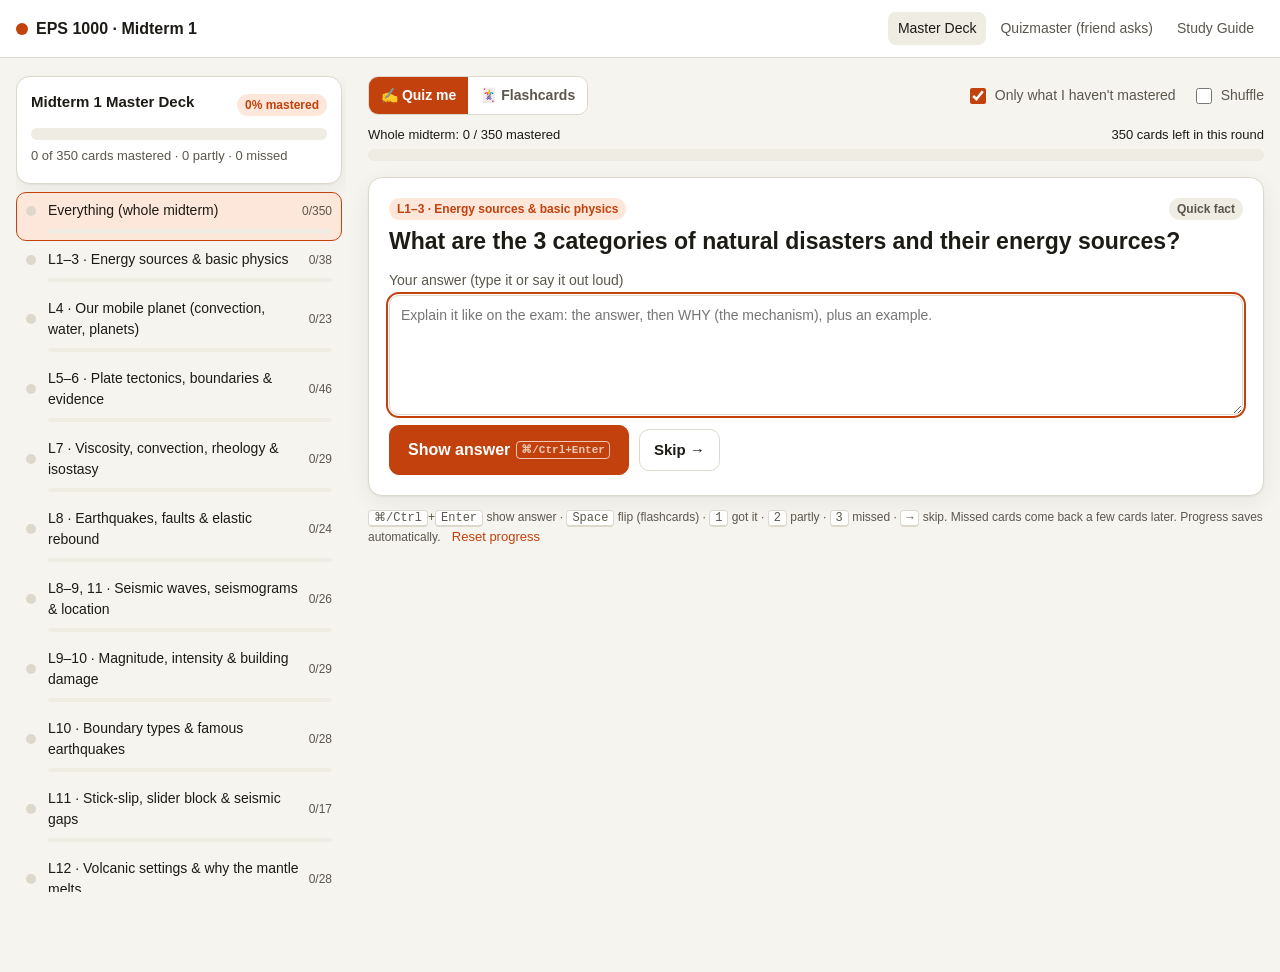
<file: index.html>
<!doctype html>
<html lang="en">
<head>
<meta charset="utf-8">
<meta name="viewport" content="width=device-width, initial-scale=1">
<title>EPS 1000 Midterm Deck</title>
<link rel="stylesheet" href="style.css">
<style>
  .app { display: grid; grid-template-columns: 330px minmax(0, 1fr); gap: 22px; max-width: 1280px; margin: 0 auto; padding: 18px 16px 80px; }
  .side { position: sticky; top: 66px; align-self: start; max-height: calc(100vh - 84px); overflow: auto; padding-right: 4px; }
  .side h2 { font-size: 15px; margin: 0 0 6px; }
  .tlist { list-style: none; margin: 8px 0 0; padding: 0; }
  .tlist li { margin: 0; }
  .tbtn { width: 100%; text-align: left; border: 1px solid transparent; background: none; border-radius: 10px; padding: 7px 9px; cursor: pointer; display: grid; grid-template-columns: 14px minmax(0,1fr) auto; gap: 8px; align-items: center; font-size: 14px; color: var(--ink); }
  .tbtn:hover { background: var(--surface-2); }
  .tbtn.on { background: var(--accent-soft); border-color: var(--accent); }
  .tbtn .dot { width: 10px; height: 10px; border-radius: 50%; background: var(--line); }
  .tbtn .dot.done { background: var(--good); }
  .tbtn .dot.some { background: var(--mid); }
  .tbtn .n { font-size: 12px; color: var(--ink-2); font-variant-numeric: tabular-nums; }
  .tbtn .bar { grid-column: 2 / 4; height: 4px; border-radius: 4px; background: var(--surface-2); overflow: hidden; }
  .tbtn .bar > span { display: block; height: 100%; background: var(--good); }
  .kp { margin: 10px 0 0; padding: 12px 14px 12px 28px; background: var(--surface); border: 1px solid var(--line); border-radius: 12px; font-size: 13.5px; line-height: 1.5; }
  .kp li { margin: 4px 0; }
  .kp-head { display: flex; justify-content: space-between; align-items: center; margin-top: 16px; }
  .linkbtn { background: none; border: none; color: var(--accent); cursor: pointer; font-size: 13px; padding: 0; }
  .qcard { min-height: 300px; }
  .prompt { font-size: 23px; font-weight: 650; line-height: 1.32; margin: 6px 0 4px; }
  .prompt p { margin: 0; }
  .flipzone { cursor: pointer; border: 2px dashed var(--line); border-radius: 14px; padding: 18px; text-align: center; color: var(--ink-2); margin-top: 14px; }
  .flipzone:hover { border-color: var(--accent); color: var(--ink); }
  .seg { display: inline-flex; border: 1px solid var(--line); border-radius: 10px; overflow: hidden; }
  .seg button { border: none; background: var(--surface); padding: 8px 12px; cursor: pointer; font-weight: 600; font-size: 14px; color: var(--ink-2); }
  .seg button.on { background: var(--accent); color: var(--accent-ink); }
  .toggle { display: inline-flex; gap: 6px; align-items: center; font-size: 14px; color: var(--ink-2); cursor: pointer; user-select: none; }
  .toggle input { accent-color: var(--accent); width: 16px; height: 16px; }
  .big-stat { font-size: 30px; font-weight: 800; line-height: 1; }
  @media (max-width: 900px) {
    .app { grid-template-columns: 1fr; }
    .side { position: static; max-height: none; }
    .app > main { order: -1; }
    .prompt { font-size: 19px; }
  }
</style>
</head>
<body>
<div class="app">

  <!-- ===== LEFT: content bullets ===== -->
  <aside class="side" aria-label="Course content">
    <div class="card" style="padding:14px">
      <div class="row between"><h2>Midterm 1 Master Deck</h2><span class="tag accent" id="pct">0%</span></div>
      <div class="progress" style="height:12px; margin:8px 0 6px"><span class="p-good" id="oGot"></span><span class="p-mid" id="oPart"></span><span class="p-bad" id="oMiss"></span></div>
      <div class="small muted" id="oText"></div>
      <div class="small muted" id="countdown" style="margin-top:4px"></div>
    </div>

    <ul class="tlist" id="tlist"></ul>

    <div class="kp-head">
      <h2 id="kpTitle">Key points</h2>
      <button class="linkbtn" id="kpToggle">Hide</button>
    </div>
    <ul class="kp" id="kp"></ul>
  </aside>

  <!-- ===== RIGHT: the deck ===== -->
  <main>
    <div class="row between" style="margin-bottom:10px">
      <div class="seg" role="tablist" aria-label="Study style">
        <button id="mQuiz" class="on" title="Type or say your answer, then reveal">✍️ Quiz me</button>
        <button id="mFlash" title="Flip-card style">🃏 Flashcards</button>
      </div>
      <div class="row" style="gap:16px">
        <label class="toggle"><input type="checkbox" id="optLeft" checked> Only what I haven't mastered</label>
        <label class="toggle"><input type="checkbox" id="optShuffle"> Shuffle</label>
      </div>
    </div>

    <div class="row between small" style="margin-bottom:4px"><span id="scopeLabel"></span><span id="posLabel"></span></div>
    <div class="progress" style="margin-bottom:16px"><span class="p-good" id="sGot"></span><span class="p-mid" id="sPart"></span><span class="p-bad" id="sMiss"></span></div>

    <section class="card qcard" id="cardBox">
      <div class="row between">
        <span class="tag accent" id="cTopic"></span>
        <span class="tag" id="cKind"></span>
      </div>
      <div class="prompt" id="cPrompt"></div>

      <div id="quizInput">
        <label class="field" style="margin-top:14px">Your answer (type it or say it out loud)
          <textarea id="ans" placeholder="Explain it like on the exam: the answer, then WHY (the mechanism), plus an example."></textarea>
        </label>
        <div class="row" style="margin-top:10px">
          <button class="btn primary lg" id="reveal">Show answer <span class="kbd">⌘/Ctrl+Enter</span></button>
          <button class="btn ghost" id="skip">Skip →</button>
        </div>
      </div>
      <div id="flipInput" class="flipzone hidden">Click here or press <b>Space</b> to flip the card</div>

      <div id="answerBox" class="hidden" style="margin-top:16px">
        <div class="host-only" style="background:var(--surface-2); border-color:var(--line)">
          <div class="label" style="color:var(--ink-2)">Answer</div>
          <div class="answer" id="cAnswer" style="margin-top:6px"></div>
        </div>
        <div id="kwWrap" style="margin-top:10px">
          <div class="small muted" id="kwLabel"></div>
          <div id="kws" style="margin-top:4px"></div>
        </div>
        <div class="small muted" style="margin-top:14px">Be honest. "Got it" means you'd earn full credit on the exam.</div>
        <div class="row" style="margin-top:8px">
          <button class="btn good lg" id="gGot">Got it <span class="kbd">1</span></button>
          <button class="btn mid lg" id="gPart">Partly <span class="kbd">2</span></button>
          <button class="btn bad lg" id="gMiss">Missed <span class="kbd">3</span></button>
        </div>
      </div>
    </section>

    <section class="card center hidden" id="doneBox">
      <div style="font-size:44px">🎉</div>
      <h2 style="margin:6px 0" id="doneTitle">Mastered!</h2>
      <p class="muted" id="doneText"></p>
      <div class="row" style="justify-content:center">
        <button class="btn primary" id="doneAll">Study the whole deck</button>
        <button class="btn" id="doneReview">Review everything again (shuffled)</button>
      </div>
    </section>

    <p class="kbd-help" style="margin-top:12px">
      <kbd>⌘/Ctrl</kbd>+<kbd>Enter</kbd> show answer · <kbd>Space</kbd> flip (flashcards) · <kbd>1</kbd> got it · <kbd>2</kbd> partly · <kbd>3</kbd> missed · <kbd>→</kbd> skip.
      Missed cards come back a few cards later. Progress saves automatically.
      <button class="linkbtn" id="resetAll" style="margin-left:8px">Reset progress</button>
    </p>
  </main>
</div>

<script src="data.js"></script>
<script src="common.js"></script>
<script>
(function () {
  const { EPS, store, shuffle, md, esc, keyHits, topicName, navBar, toast } = App;
  navBar('index.html');
  const $ = id => document.getElementById(id);

  // ---------- one unified deck: per topic, quick facts first, then exam questions ----------
  const deck = [];
  EPS.topics.forEach(t => {
    EPS.cards.filter(c => c.topic === t.id).forEach(c => deck.push({ id: c.id, topic: t.id, kind: 'Quick fact', prompt: c.front, answer: c.back, keys: [] }));
    EPS.questions.filter(q => q.topic === t.id).forEach(q => deck.push({ id: q.id, topic: t.id, kind: 'Explain (exam-style)', prompt: q.q, answer: q.a, keys: q.keys }));
  });
  const byId = Object.fromEntries(deck.map(d => [d.id, d]));

  // ---------- state ----------
  let prog = store.get('deck-progress', {});          // id -> 'got' | 'partial' | 'missed'
  let st = Object.assign({ topic: 'all', mode: 'quiz', left: true, shuffle: false, kp: true }, store.get('deck-ui', {}));
  let queue = [], cur = null, revealed = false;
  const save = () => { store.set('deck-ui', st); };

  // migrate marks from older study/flashcard pages, if any
  (function migrate() {
    const old = store.get('study-progress', null);
    if (old) { Object.keys(old).forEach(id => { if (byId[id] && !prog[id]) prog[id] = old[id].s; }); store.remove('study-progress'); }
    const fc = store.get('fc-marks', null);
    if (fc) { Object.keys(fc).forEach(id => { if (byId[id] && !prog[id]) prog[id] = fc[id] === 'know' ? 'got' : 'partial'; }); store.remove('fc-marks'); }
    store.set('deck-progress', prog);
  })();

  const inScope = d => st.topic === 'all' || d.topic === st.topic;
  const scoped = () => deck.filter(inScope);
  function counts(list) { const c = { got: 0, partial: 0, missed: 0, none: 0 }; list.forEach(d => c[prog[d.id] || 'none']++); return c; }
  const pct = (n, d) => (d ? 100 * n / d : 0) + '%';

  // ---------- sidebar ----------
  function renderSide() {
    const all = counts(deck);
    $('oGot').style.width = pct(all.got, deck.length); $('oPart').style.width = pct(all.partial, deck.length); $('oMiss').style.width = pct(all.missed, deck.length);
    $('pct').textContent = Math.round(100 * all.got / deck.length) + '% mastered';
    $('oText').textContent = `${all.got} of ${deck.length} cards mastered · ${all.partial} partly · ${all.missed} missed`;
    const items = [{ id: 'all', name: 'Everything (whole midterm)' }].concat(EPS.topics.map(t => ({ id: t.id, name: t.name })));
    $('tlist').innerHTML = items.map(t => {
      const list = t.id === 'all' ? deck : deck.filter(d => d.topic === t.id);
      const c = counts(list);
      const dot = c.got === list.length ? 'done' : (c.got + c.partial + c.missed) ? 'some' : '';
      return `<li><button class="tbtn ${st.topic === t.id ? 'on' : ''}" data-id="${t.id}">
        <span class="dot ${dot}"></span><span>${esc(t.name)}</span><span class="n">${c.got}/${list.length}</span>
        <span class="bar"><span style="width:${pct(c.got, list.length)}"></span></span></button></li>`;
    }).join('');
    document.querySelectorAll('.tbtn').forEach(b => b.onclick = () => { st.topic = b.dataset.id; save(); build(); });
    // key-point bullets for the selected topic (or all topics)
    const tps = st.topic === 'all' ? EPS.topics : EPS.topics.filter(t => t.id === st.topic);
    $('kpTitle').textContent = st.topic === 'all' ? 'Key points (all lectures)' : 'Key points · ' + tps[0].short;
    $('kp').innerHTML = tps.map(t => (st.topic === 'all' ? `<li style="list-style:none; margin-left:-16px; font-weight:700; margin-top:8px">${esc(t.name)}</li>` : '') +
      (EPS.keypoints[t.id] || []).map(k => `<li>${md(k).replace(/^<p>|<\/p>$/g, '')}</li>`).join('')).join('');
    $('kp').classList.toggle('hidden', !st.kp);
    $('kpToggle').textContent = st.kp ? 'Hide' : 'Show';
    const now = new Date(), today = new Date(now.getFullYear(), now.getMonth(), now.getDate());
    const days = Math.round((new Date(2026, 9, 12) - today) / 86400000);
    $('countdown').textContent = days > 1 ? `📅 ${days} days until the midterm (Mon Oct 12)` : days === 1 ? '📅 Midterm is tomorrow. You\'ve got this!' : days === 0 ? '📅 Midterm today. Good luck!' : '';
  }

  // ---------- queue ----------
  function build() {
    let list = scoped();
    if (st.left) list = list.filter(d => prog[d.id] !== 'got');
    if (st.shuffle) list = shuffle(list);
    queue = list.map(d => d.id);
    $('optLeft').checked = st.left; $('optShuffle').checked = st.shuffle;
    $('mQuiz').classList.toggle('on', st.mode === 'quiz'); $('mFlash').classList.toggle('on', st.mode === 'flash');
    renderSide(); next();
  }

  function next() {
    cur = queue.length ? byId[queue[0]] : null;
    revealed = false;
    renderScopeBar();
    if (!cur) { showDone(); return; }
    $('doneBox').classList.add('hidden'); $('cardBox').classList.remove('hidden');
    $('cTopic').textContent = topicName(cur.topic);
    const s = prog[cur.id];
    $('cKind').textContent = cur.kind + (s ? ({ got: ' · ✓ got it', partial: ' · ◐ partly before', missed: ' · ✗ missed before' }[s]) : '');
    $('cPrompt').innerHTML = md(cur.prompt);
    $('ans').value = '';
    $('answerBox').classList.add('hidden');
    $('quizInput').classList.toggle('hidden', st.mode !== 'quiz');
    $('flipInput').classList.toggle('hidden', st.mode !== 'flash');
    if (st.mode === 'quiz') setTimeout(() => $('ans').focus({ preventScroll: true }), 20);
  }

  function renderScopeBar() {
    const list = scoped(), c = counts(list);
    $('scopeLabel').textContent = (st.topic === 'all' ? 'Whole midterm' : topicName(st.topic)) + `: ${c.got} / ${list.length} mastered`;
    $('posLabel').textContent = queue.length ? `${queue.length} card${queue.length === 1 ? '' : 's'} left in this round` : '';
    $('sGot').style.width = pct(c.got, list.length); $('sPart').style.width = pct(c.partial, list.length); $('sMiss').style.width = pct(c.missed, list.length);
  }

  function reveal() {
    if (!cur || revealed) return;
    revealed = true;
    $('ans').blur();
    $('cAnswer').innerHTML = md(cur.answer);
    const typed = $('ans').value.trim();
    if (cur.keys.length) {
      const hits = keyHits(typed, cur.keys), n = hits.filter(h => h.hit).length;
      $('kwLabel').textContent = typed ? `Your answer hits ${n} of ${hits.length} key ideas (rough check; judge the reasoning yourself):` : 'Key ideas a full-credit answer mentions:';
      $('kws').innerHTML = hits.map(h => `<span class="kw ${typed && h.hit ? 'hit' : ''}">${typed && h.hit ? '✓ ' : ''}${esc(h.key)}</span>`).join('');
      $('kwWrap').classList.remove('hidden');
    } else $('kwWrap').classList.add('hidden');
    $('answerBox').classList.remove('hidden');
    $('flipInput').classList.add('hidden');
    $('answerBox').scrollIntoView({ behavior: 'smooth', block: 'nearest' });
  }

  function grade(s) {
    if (!cur || !revealed) return;
    prog[cur.id] = s; store.set('deck-progress', prog);
    queue.shift();
    if (s !== 'got') queue.splice(Math.min(queue.length, s === 'missed' ? 4 : 8), 0, cur.id); // comes back soon
    renderSide(); next();
  }

  function showDone() {
    $('cardBox').classList.add('hidden'); $('doneBox').classList.remove('hidden');
    const list = scoped(), c = counts(list);
    const allDone = c.got === list.length;
    $('doneTitle').textContent = allDone ? (st.topic === 'all' ? 'Whole midterm mastered!' : 'Topic mastered!') : 'Round finished';
    $('doneText').textContent = allDone
      ? `You've marked all ${list.length} cards "Got it." Do one shuffled review the night before.`
      : `${c.got} of ${list.length} mastered. Keep going.`;
  }

  // ---------- events ----------
  $('reveal').onclick = reveal;
  $('flipInput').onclick = reveal;
  $('gGot').onclick = () => grade('got');
  $('gPart').onclick = () => grade('partial');
  $('gMiss').onclick = () => grade('missed');
  $('skip').onclick = () => { if (queue.length > 1) { queue.push(queue.shift()); next(); } };
  $('mQuiz').onclick = () => { st.mode = 'quiz'; save(); build(); };
  $('mFlash').onclick = () => { st.mode = 'flash'; save(); build(); };
  $('optLeft').onchange = e => { st.left = e.target.checked; save(); build(); };
  $('optShuffle').onchange = e => { st.shuffle = e.target.checked; save(); build(); };
  $('kpToggle').onclick = () => { st.kp = !st.kp; save(); renderSide(); };
  $('doneAll').onclick = () => { st.topic = 'all'; save(); build(); };
  $('doneReview').onclick = () => { st.left = false; st.shuffle = true; save(); build(); };
  $('resetAll').onclick = () => { if (confirm('Erase all your progress on this deck?')) { prog = {}; store.set('deck-progress', prog); build(); toast('Progress reset'); } };

  document.addEventListener('keydown', e => {
    if (e.key === 'Enter' && (e.metaKey || e.ctrlKey)) { e.preventDefault(); reveal(); return; }
    if (document.activeElement === $('ans')) return;
    if (['INPUT', 'SELECT', 'TEXTAREA'].includes(document.activeElement.tagName)) return;
    if (e.key === ' ' && !revealed) { e.preventDefault(); reveal(); }
    else if (e.key === '1') grade('got');
    else if (e.key === '2') grade('partial');
    else if (e.key === '3') grade('missed');
    else if (e.key === 'ArrowRight') $('skip').click();
  });

  build();
})();
</script>
</body>
</html>
</file>
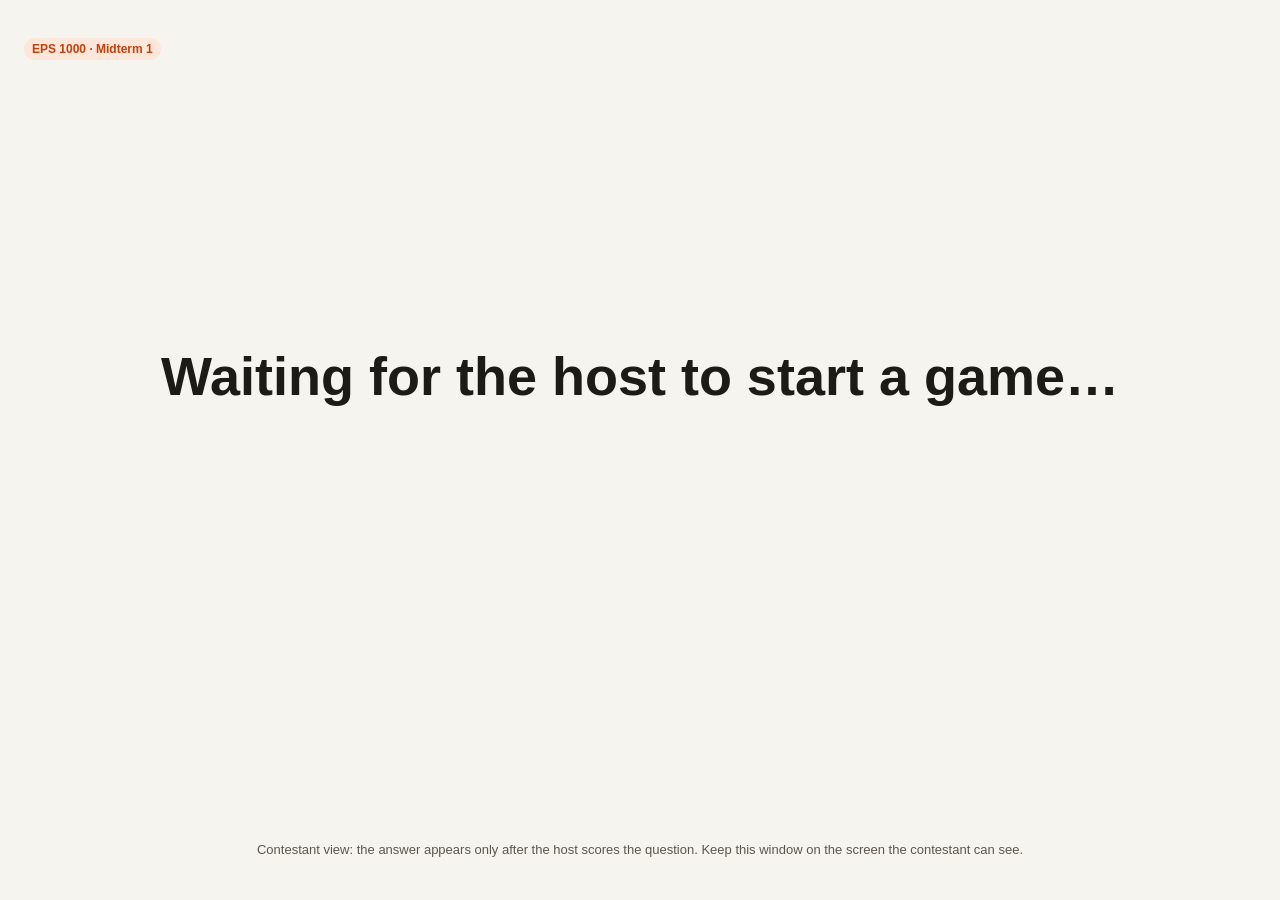
<file: contestant.html>
<!doctype html>
<html lang="en">
<head>
<meta charset="utf-8">
<meta name="viewport" content="width=device-width, initial-scale=1">
<title>EPS 1000 Contestant Screen</title>
<link rel="stylesheet" href="style.css">
<style>
  .stage .answer { font-size: clamp(16px, 2vw, 22px); max-width: 1000px; margin: 0 auto; }
  .stage .score-board { max-width: 700px; margin: 0 auto; width: 100%; }
  .stage .top { display: flex; justify-content: space-between; align-items: center; gap: 12px; flex-wrap: wrap; }
  .who { text-align: center; font-size: clamp(18px, 2.4vw, 28px); font-weight: 700; color: var(--accent); }
</style>
</head>
<body>
<div class="stage">
  <div class="top">
    <span class="tag accent" id="topic">EPS 1000 · Midterm 1</span>
    <span class="small muted" id="pos"></span>
    <span class="timer" id="timer" style="visibility:hidden">--</span>
  </div>
  <div class="score-board" id="board"></div>
  <div class="who" id="who"></div>
  <div class="big-q" id="q">Waiting for the host to start a game…</div>
  <div id="ansWrap" class="hidden">
    <div class="host-only" style="max-width:1000px; margin:0 auto; background:var(--surface-2); border-color:var(--line)">
      <div class="label" style="color:var(--ink-2)">Model answer</div>
      <div class="answer" id="ans"></div>
    </div>
  </div>
  <p class="small muted center" style="margin-top:auto">Contestant view: the answer appears only after the host scores the question. Keep this window on the screen the contestant can see.</p>
</div>

<script src="data.js"></script>
<script src="common.js"></script>
<script>
(function () {
  const { store, md, esc } = App;
  const $ = id => document.getElementById(id);
  const fmt = n => (Math.round(n * 2) / 2).toString().replace('.5', '½').replace(/^0½/, '½');
  let last = '';

  function render(s) {
    if (!s) return;
    const sig = JSON.stringify(s);
    if (sig === last) return;
    last = sig;
    if (s.phase === 'idle' || !s.q) {
      $('q').textContent = 'Waiting for the host to start a game…';
      $('board').innerHTML = ''; $('who').textContent = ''; $('pos').textContent = '';
      $('ansWrap').classList.add('hidden'); $('timer').style.visibility = 'hidden';
      return;
    }
    $('topic').textContent = s.topic || 'EPS 1000';
    $('pos').textContent = s.finished ? 'Final scores' : `Question ${s.i + 1} of ${s.n}`;
    const multi = s.players.length > 1;
    const active = s.steal != null ? s.steal : s.turn;
    $('board').innerHTML = s.players.map((p, k) => `
      <div class="player ${multi && !s.finished && k === active ? 'turn' : ''}">
        <div class="name">${esc(p.name)}</div><div class="pts">${fmt(p.score)}</div></div>`).join('');
    $('who').textContent = s.finished ? '' : multi ? (s.steal != null ? `${s.players[s.steal].name}: steal chance!` : `${s.players[s.turn].name}, your question`) : '';
    $('q').innerHTML = s.finished ? 'Game over. Thanks for playing!' : md(s.q).replace(/^<p>|<\/p>$/g, '');
    if (s.answer && !s.finished) { $('ans').innerHTML = md(s.answer); $('ansWrap').classList.remove('hidden'); }
    else $('ansWrap').classList.add('hidden');
    if (s.timer != null && !s.finished) {
      $('timer').style.visibility = 'visible';
      $('timer').textContent = Math.floor(s.timer / 60) + ':' + String(s.timer % 60).padStart(2, '0');
      $('timer').classList.toggle('low', s.timer <= 10);
    } else $('timer').style.visibility = 'hidden';
  }

  let chan = null;
  try { chan = new BroadcastChannel('eps1000-quizmaster'); chan.onmessage = ev => render(ev.data); chan.postMessage({ type: 'hello' }); } catch (e) { chan = null; }
  window.addEventListener('storage', ev => { if (ev.key === 'eps1000:qm-live') render(store.get('qm-live', null)); });
  render(store.get('qm-live', null));
  setInterval(() => render(store.get('qm-live', null)), 1000); // fallback for browsers that don't share channels on file://
})();
</script>
</body>
</html>
</file>
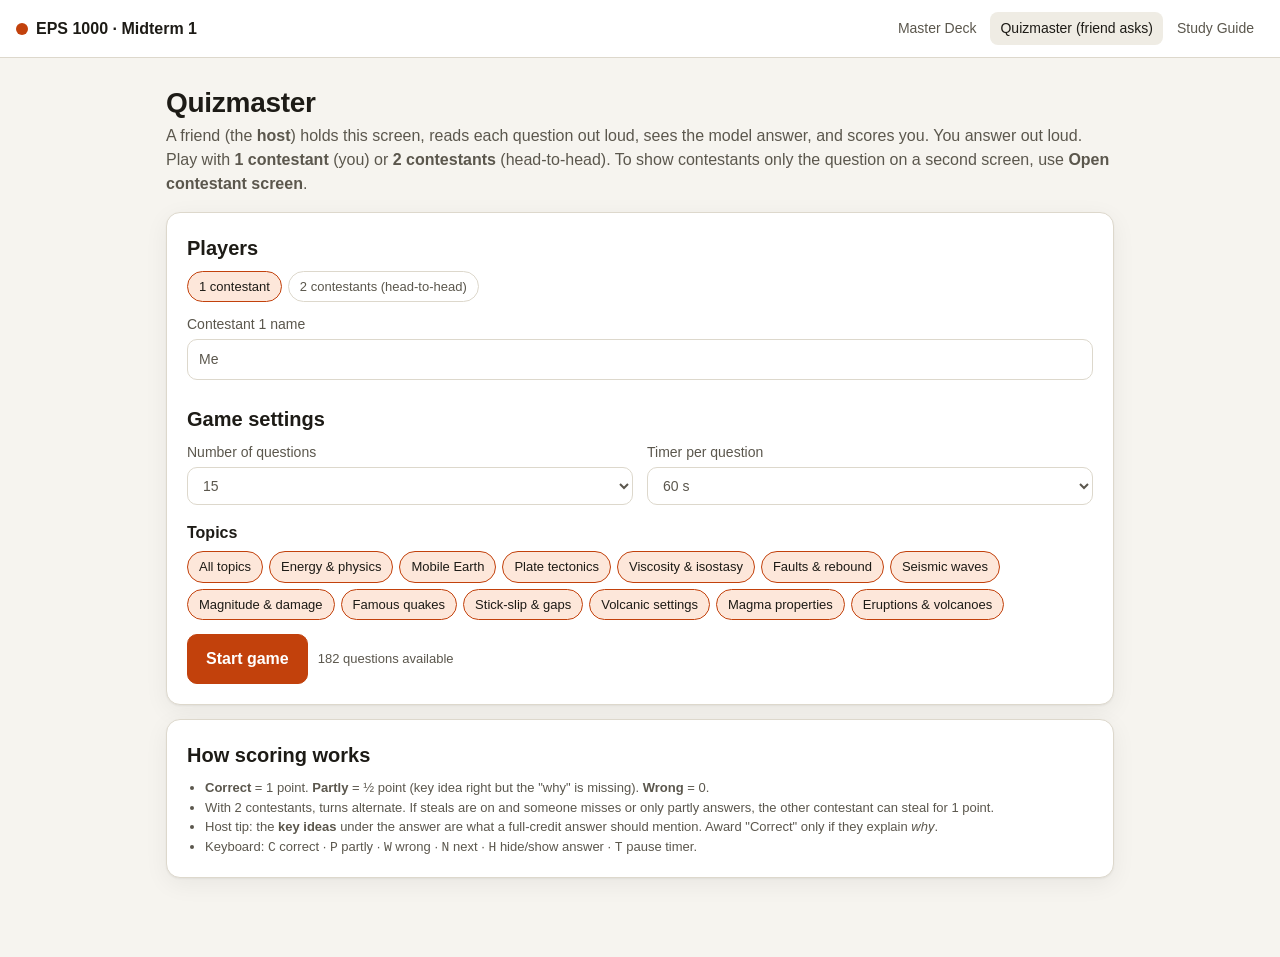
<file: quizmaster.html>
<!doctype html>
<html lang="en">
<head>
<meta charset="utf-8">
<meta name="viewport" content="width=device-width, initial-scale=1">
<title>EPS 1000 Quizmaster</title>
<link rel="stylesheet" href="style.css">
</head>
<body>
<main class="wrap">

  <!-- ===== Setup ===== -->
  <section id="setup">
    <h1>Quizmaster</h1>
    <p class="sub">A friend (the <b>host</b>) holds this screen, reads each question out loud, sees the model answer, and scores you. You answer out loud. Play with <b>1 contestant</b> (you) or <b>2 contestants</b> (head-to-head). To show contestants only the question on a second screen, use <b>Open contestant screen</b>.</p>

    <div class="card">
      <h2 style="margin-top:0">Players</h2>
      <div class="chips" id="modeChips">
        <button type="button" class="chip on" data-n="1">1 contestant</button>
        <button type="button" class="chip" data-n="2">2 contestants (head-to-head)</button>
      </div>
      <div class="grid cols-2" style="margin-top:12px">
        <label class="field">Contestant 1 name <input type="text" id="p1" value="Me" maxlength="24"></label>
        <label class="field" id="p2wrap">Contestant 2 name <input type="text" id="p2" value="Friend" maxlength="24"></label>
      </div>

      <h2>Game settings</h2>
      <div class="grid cols-3">
        <label class="field">Number of questions
          <select id="nq"><option>10</option><option selected>15</option><option>20</option><option>30</option><option value="all">All selected</option></select>
        </label>
        <label class="field">Timer per question
          <select id="timer"><option value="0">No timer</option><option value="45">45 s</option><option value="60" selected>60 s</option><option value="90">90 s</option><option value="120">2 min</option></select>
        </label>
        <label class="field" id="stealWrap">If a contestant misses
          <select id="steal"><option value="on">Other player may steal (+1)</option><option value="off">No steals</option></select>
        </label>
      </div>
      <h3>Topics</h3>
      <div class="chips" id="chips"></div>
      <div class="row" style="margin-top:14px">
        <button class="btn primary lg" id="start">Start game</button>
        <span class="muted small" id="count"></span>
      </div>
    </div>

    <div class="card" style="margin-top:14px">
      <h2 style="margin-top:0">How scoring works</h2>
      <ul class="small muted" style="margin:0; padding-left:18px">
        <li><b>Correct</b> = 1 point. <b>Partly</b> = ½ point (key idea right but the "why" is missing). <b>Wrong</b> = 0.</li>
        <li>With 2 contestants, turns alternate. If steals are on and someone misses or only partly answers, the other contestant can steal for 1 point.</li>
        <li>Host tip: the <b>key ideas</b> under the answer are what a full-credit answer should mention. Award "Correct" only if they explain <i>why</i>.</li>
        <li>Keyboard: <kbd>C</kbd> correct · <kbd>P</kbd> partly · <kbd>W</kbd> wrong · <kbd>N</kbd> next · <kbd>H</kbd> hide/show answer · <kbd>T</kbd> pause timer.</li>
      </ul>
    </div>
  </section>

  <!-- ===== Game ===== -->
  <section id="game" class="hidden">
    <div class="row between" style="margin:6px 0 10px">
      <span class="tag accent" id="gTopic"></span>
      <span class="small muted" id="gPos"></span>
      <span class="timer" id="gTimer">--</span>
    </div>
    <div class="progress thin" style="margin-bottom:14px"><span class="p-accent" id="gBar"></span></div>

    <div class="score-board" id="board"></div>

    <div class="card" style="margin-top:14px">
      <div class="small muted" id="turnLine" style="margin-bottom:6px"></div>
      <div class="qm-question" id="gQ"></div>
    </div>

    <div class="host-only" id="hostBox" style="margin-top:14px">
      <div class="row between">
        <span class="label">Host only · model answer</span>
        <button class="btn ghost" id="hideBtn" style="min-height:32px; padding:4px 10px">Hide <span class="kbd">H</span></button>
      </div>
      <div id="hostAnswer">
        <div class="answer" id="gA" style="margin-top:8px"></div>
        <div class="small muted" style="margin-top:6px">Key ideas to listen for:</div>
        <div id="gK"></div>
      </div>
    </div>

    <div class="card" style="margin-top:14px" id="gradeBox">
      <div class="small muted" id="gradeFor"></div>
      <div class="row" style="margin-top:8px">
        <button class="btn good lg" id="bC">Correct +1 <span class="kbd">C</span></button>
        <button class="btn mid lg" id="bP">Partly +½ <span class="kbd">P</span></button>
        <button class="btn bad lg" id="bW">Wrong 0 <span class="kbd">W</span></button>
      </div>
      <div class="row hidden" id="stealRow" style="margin-top:12px">
        <span id="stealLabel" class="small"></span>
        <button class="btn good" id="sYes">Stole it +1</button>
        <button class="btn" id="sNo">No steal</button>
      </div>
      <div class="row hidden" id="nextRow" style="margin-top:12px">
        <span class="small muted" id="resultLine"></span>
        <span class="spacer"></span>
        <button class="btn primary lg" id="bN">Next question <span class="kbd">N</span></button>
      </div>
    </div>

    <div class="row" style="margin-top:14px">
      <button class="btn" id="screenBtn">Open contestant screen ↗</button>
      <button class="btn ghost" id="revealBtn" title="Show the model answer on the contestant screen">Show answer on contestant screen</button>
      <span class="spacer"></span>
      <button class="btn ghost" id="skipBtn">Skip question</button>
      <button class="btn ghost" id="endBtn">End game</button>
    </div>
  </section>

  <!-- ===== Results ===== -->
  <section id="results" class="hidden">
    <h1 id="rTitle">Game over</h1>
    <p class="sub" id="rSub"></p>
    <div class="score-board" id="rBoard"></div>
    <div class="row" style="margin-top:16px">
      <button class="btn primary" id="again">Play again</button>
      <button class="btn" id="sendMissed">Send missed questions to my Master Deck</button>
      <button class="btn ghost" id="toSetup">Change settings</button>
    </div>
    <h2>Question log</h2>
    <div id="log"></div>
  </section>
</main>

<script src="data.js"></script>
<script src="common.js"></script>
<script>
(function () {
  const { EPS, store, shuffle, md, esc, topicName, topicShort, topicChips, navBar, toast } = App;
  navBar('quizmaster.html');
  const $ = id => document.getElementById(id);

  // ---- sync with contestant screen (same browser: BroadcastChannel + storage fallback) ----
  let chan = null;
  try { chan = new BroadcastChannel('eps1000-quizmaster'); } catch (e) { chan = null; }
  function publish(state) {
    store.set('qm-live', state);
    if (chan) { try { chan.postMessage(state); } catch (e) { /* ignore */ } }
  }
  if (chan) chan.onmessage = ev => { if (ev.data && ev.data.type === 'hello') publish(liveState()); };

  // ---- setup ----
  let nPlayers = 1, selected = EPS.topics.map(t => t.id);
  const saved = store.get('qm-opts', null);
  if (saved) {
    nPlayers = saved.nPlayers || 1; $('p1').value = saved.p1 || 'Me'; $('p2').value = saved.p2 || 'Friend';
    $('nq').value = saved.nq || '15'; $('timer').value = saved.timer || '60'; $('steal').value = saved.steal || 'on';
  }
  function paintMode() {
    document.querySelectorAll('#modeChips .chip').forEach(c => c.classList.toggle('on', +c.dataset.n === nPlayers));
    $('p2wrap').classList.toggle('hidden', nPlayers === 1);
    $('stealWrap').classList.toggle('hidden', nPlayers === 1);
  }
  document.querySelectorAll('#modeChips .chip').forEach(c => c.onclick = () => { nPlayers = +c.dataset.n; paintMode(); });
  paintMode();
  topicChips($('chips'), 'qm-topics', sel => { selected = sel; updateCount(); });
  selected = store.get('qm-topics', selected); if (!selected.length) selected = EPS.topics.map(t => t.id);
  function pool() { return EPS.questions.filter(q => selected.includes(q.topic)); }
  function updateCount() { const n = pool().length; $('count').textContent = n + ' questions available'; $('start').disabled = n === 0; }
  updateCount();

  // ---- game state ----
  let G = null; // { players:[{name,score}], qs:[], i, turn, phase:'ask'|'steal'|'done', log:[], timerLeft, timerOn, revealed }
  let tick = null;

  function liveState() {
    if (!G) return { type: 'state', phase: 'idle' };
    const q = G.qs[G.i];
    return {
      type: 'state', phase: G.phase, i: G.i, n: G.qs.length,
      players: G.players, turn: G.turn, steal: G.phase === 'steal' ? 1 - G.turn : null,
      q: q ? q.q : '', topic: q ? topicName(q.topic) : '',
      answer: G.revealed && q ? q.a : null,
      timer: G.timerTotal ? G.timerLeft : null, finished: G.finished || false
    };
  }

  function start() {
    store.set('qm-opts', { nPlayers, p1: $('p1').value, p2: $('p2').value, nq: $('nq').value, timer: $('timer').value, steal: $('steal').value });
    let qs = shuffle(pool());
    if ($('nq').value !== 'all') qs = qs.slice(0, +$('nq').value);
    const players = [{ name: $('p1').value.trim() || 'Player 1', score: 0 }];
    if (nPlayers === 2) players.push({ name: $('p2').value.trim() || 'Player 2', score: 0 });
    G = { players, qs, i: 0, turn: 0, phase: 'ask', log: [], timerTotal: +$('timer').value, timerLeft: 0, timerOn: false, revealed: false, finished: false };
    show('game'); renderQ();
  }

  function show(v) { ['setup', 'game', 'results'].forEach(id => $(id).classList.toggle('hidden', id !== v)); window.scrollTo(0, 0); }

  function renderBoard(el, final) {
    const max = Math.max(...G.players.map(p => p.score));
    el.innerHTML = G.players.map((p, k) => `
      <div class="player ${!final && (G.phase === 'steal' ? k !== G.turn : k === G.turn) && G.players.length > 1 ? 'turn' : ''}">
        <div class="name">${esc(p.name)}${final && G.players.length > 1 && p.score === max ? ' 🏆' : ''}</div>
        <div class="pts">${fmt(p.score)}</div>
        <div class="small muted">points</div>
      </div>`).join('');
  }
  const fmt = n => (Math.round(n * 2) / 2).toString().replace('.5', '½').replace(/^0½/, '½');

  function renderQ() {
    const q = G.qs[G.i];
    G.phase = 'ask'; G.revealed = false;
    if (G.players.length === 2) G.turn = G.i % 2;
    $('gTopic').textContent = topicShort(q.topic); $('gTopic').title = topicName(q.topic);
    $('gPos').textContent = 'Question ' + (G.i + 1) + ' of ' + G.qs.length;
    $('gBar').style.width = (100 * G.i / G.qs.length) + '%';
    $('gQ').innerHTML = md(q.q);
    $('gA').innerHTML = md(q.a);
    $('gK').innerHTML = q.keys.map(k => `<span class="kw">${esc(k.split('|')[0])}</span>`).join('');
    const who = G.players[G.turn].name;
    $('turnLine').textContent = G.players.length > 1 ? `${who}'s turn. Host: read this out loud.` : 'Host: read this out loud.';
    $('gradeFor').textContent = 'How did ' + who + ' do?';
    ['bC', 'bP', 'bW'].forEach(id => $(id).disabled = false);
    $('stealRow').classList.add('hidden'); $('nextRow').classList.add('hidden');
    renderBoard($('board'));
    startTimer();
    publish(liveState());
  }

  function startTimer() {
    clearInterval(tick);
    if (!G.timerTotal) { $('gTimer').textContent = 'no timer'; $('gTimer').classList.remove('low'); return; }
    G.timerLeft = G.timerTotal; G.timerOn = true; paintTimer();
    tick = setInterval(() => {
      if (!G.timerOn) return;
      G.timerLeft = Math.max(0, G.timerLeft - 1); paintTimer();
      publish(liveState());
      if (G.timerLeft === 0) { G.timerOn = false; toast("⏰ Time's up!"); }
    }, 1000);
  }
  function paintTimer() {
    if (!G.timerTotal) return;
    const m = Math.floor(G.timerLeft / 60), s = G.timerLeft % 60;
    $('gTimer').textContent = (G.timerOn || G.timerLeft === 0 ? '' : '⏸ ') + m + ':' + String(s).padStart(2, '0');
    $('gTimer').classList.toggle('low', G.timerLeft <= 10);
  }

  function grade(pts) {
    if (!G || G.phase !== 'ask') return;
    G.timerOn = false; paintTimer();
    const q = G.qs[G.i], p = G.players[G.turn];
    p.score += pts;
    const entry = { q, who: p.name, pts, steal: null };
    G.log.push(entry);
    ['bC', 'bP', 'bW'].forEach(id => $(id).disabled = true);
    const canSteal = G.players.length === 2 && $('steal').value === 'on' && pts < 1;
    if (canSteal) {
      G.phase = 'steal';
      $('stealLabel').textContent = G.players[1 - G.turn].name + ', want to steal? ';
      $('stealRow').classList.remove('hidden');
      renderBoard($('board'));
    } else {
      finishQ(pts === 1 ? `✓ ${p.name} got it.` : pts > 0 ? `◐ ${p.name} partly got it.` : `✗ ${p.name} missed it.`);
    }
    publish(liveState());
  }
  function stealResult(ok) {
    if (G.phase !== 'steal') return;
    const other = G.players[1 - G.turn];
    const entry = G.log[G.log.length - 1];
    entry.steal = { who: other.name, ok };
    if (ok) other.score += 1;
    $('stealRow').classList.add('hidden');
    finishQ(ok ? `🔁 ${other.name} stole it!` : 'No steal.');
  }
  function finishQ(msg) {
    G.phase = 'done'; G.revealed = true;
    $('resultLine').textContent = msg;
    $('nextRow').classList.remove('hidden');
    renderBoard($('board'));
    publish(liveState());
    $('bN').focus();
  }
  function next() {
    if (G.phase !== 'done') return;
    G.i++;
    if (G.i >= G.qs.length) return endGame();
    renderQ();
  }
  function endGame() {
    clearInterval(tick);
    G.finished = true; G.phase = 'done';
    const ps = G.players;
    if (ps.length === 1) {
      const pct = Math.round(100 * ps[0].score / Math.max(G.log.length, 1));
      $('rTitle').textContent = `${fmt(ps[0].score)} / ${G.log.length} (${pct}%)`;
      $('rSub').textContent = pct >= 90 ? 'Exam-ready. Keep it sharp with a shuffled run tomorrow.' : pct >= 70 ? 'Solid. Review the misses below, then play again.' : 'Keep going. Read the answers below, then retry these topics in the Master Deck.';
    } else {
      const [a, b] = ps;
      $('rTitle').textContent = a.score === b.score ? "It's a tie!" : (a.score > b.score ? a.name : b.name) + ' wins!';
      $('rSub').textContent = `${a.name} ${fmt(a.score)} · ${b.name} ${fmt(b.score)} · ${G.log.length} questions`;
    }
    renderBoard($('rBoard'), true);
    $('log').innerHTML = G.log.map((e, k) => `
      <div class="card" style="margin-bottom:10px">
        <div class="row between"><span class="tag accent">${esc(topicShort(e.q.topic))}</span>
        <span class="tag">${esc(e.who)}: ${e.pts === 1 ? '✓ correct' : e.pts > 0 ? '◐ partly' : '✗ missed'}${e.steal ? (e.steal.ok ? ` · stolen by ${esc(e.steal.who)}` : '') : ''}</span></div>
        <h3>${k + 1}. ${md(e.q.q).replace(/^<p>|<\/p>$/g, '')}</h3>
        <details><summary class="small muted">Model answer</summary><div class="answer">${md(e.q.a)}</div></details>
      </div>`).join('');
    show('results');
    publish(liveState());
  }

  // ---- buttons & keys ----
  $('start').onclick = start;
  $('bC').onclick = () => grade(1);
  $('bP').onclick = () => grade(0.5);
  $('bW').onclick = () => grade(0);
  $('sYes').onclick = () => stealResult(true);
  $('sNo').onclick = () => stealResult(false);
  $('bN').onclick = next;
  $('skipBtn').onclick = () => {
    if (!G) return;
    if (G.phase === 'steal') { toast('Finish the steal first'); return; }
    G.qs.splice(G.i, 1);
    if (G.i >= G.qs.length) endGame(); else renderQ();
  };
  $('endBtn').onclick = () => { if (G && confirm('End the game now?')) endGame(); };
  $('again').onclick = start;
  $('toSetup').onclick = () => { G = null; clearInterval(tick); show('setup'); publish(liveState()); };
  $('hideBtn').onclick = () => {
    const hid = $('hostAnswer').classList.toggle('hidden');
    $('hideBtn').firstChild.textContent = hid ? 'Show ' : 'Hide ';
  };
  $('revealBtn').onclick = () => { if (!G) return; G.revealed = true; publish(liveState()); toast('Answer shown on contestant screen'); };
  $('screenBtn').onclick = () => {
    const w = window.open('contestant.html', 'eps1000-contestant', 'width=1100,height=750');
    if (!w) toast('Pop-up blocked. Open contestant.html in another tab or window.');
    setTimeout(() => publish(liveState()), 600);
  };
  $('sendMissed').onclick = () => {
    if (!G) return;
    const prog = store.get('deck-progress', {});
    let n = 0;
    G.log.forEach(e => {
      if (e.pts < 1) { prog[e.q.id] = e.pts > 0 ? 'partial' : 'missed'; n++; }
      else if (!prog[e.q.id]) prog[e.q.id] = 'got';
    });
    store.set('deck-progress', prog);
    toast(n ? `${n} question${n === 1 ? '' : 's'} marked for review in the Master Deck` : 'Nothing to add. You got them all!');
  };

  document.addEventListener('keydown', e => {
    if ($('game').classList.contains('hidden')) return;
    if (['INPUT', 'SELECT', 'TEXTAREA'].includes(document.activeElement.tagName)) return;
    const k = e.key.toLowerCase();
    if (k === 'c') grade(1);
    else if (k === 'p') grade(0.5);
    else if (k === 'w') grade(0);
    else if (k === 'n' || (k === 'enter' && G && G.phase === 'done')) { e.preventDefault(); next(); }
    else if (k === 'h') $('hideBtn').click();
    else if (k === 't' && G && G.timerTotal && G.phase === 'ask') { G.timerOn = !G.timerOn && G.timerLeft > 0; paintTimer(); publish(liveState()); }
    else if (k === 'y' && G && G.phase === 'steal') stealResult(true);
  });

  publish(liveState());
})();
</script>
</body>
</html>
</file>
<file: style.css>
:root {
  --bg: #f6f4ef;
  --surface: #ffffff;
  --surface-2: #efece4;
  --ink: #1d1b16;
  --ink-2: #5b574d;
  --line: #ddd8cc;
  --accent: #c2410c;      /* lava */
  --accent-ink: #ffffff;
  --accent-soft: #fde7da;
  --good: #15803d;
  --good-soft: #dcfce7;
  --mid: #b45309;
  --mid-soft: #fef3c7;
  --bad: #b91c1c;
  --bad-soft: #fee2e2;
  --blue: #1d4ed8;
  --blue-soft: #dbeafe;
  --radius: 14px;
  --shadow: 0 1px 2px rgba(0,0,0,.05), 0 6px 24px rgba(0,0,0,.06);
  --font: ui-sans-serif, -apple-system, BlinkMacSystemFont, "Segoe UI", Inter, Roboto, sans-serif;
  --mono: ui-monospace, SFMono-Regular, Menlo, monospace;
}
@media (prefers-color-scheme: dark) {
  :root:not([data-theme="light"]) {
    --bg: #14130f; --surface: #1d1c17; --surface-2: #26241e; --ink: #f1eee6; --ink-2: #aaa49a;
    --line: #37342c; --accent: #f97316; --accent-ink: #1a0d04; --accent-soft: #3b1f0e;
    --good: #4ade80; --good-soft: #12301e; --mid: #fbbf24; --mid-soft: #3a2c0b;
    --bad: #f87171; --bad-soft: #3a1414; --blue: #93c5fd; --blue-soft: #172554;
    --shadow: 0 1px 2px rgba(0,0,0,.3), 0 6px 24px rgba(0,0,0,.35);
  }
}
:root[data-theme="dark"] {
  --bg: #14130f; --surface: #1d1c17; --surface-2: #26241e; --ink: #f1eee6; --ink-2: #aaa49a;
  --line: #37342c; --accent: #f97316; --accent-ink: #1a0d04; --accent-soft: #3b1f0e;
  --good: #4ade80; --good-soft: #12301e; --mid: #fbbf24; --mid-soft: #3a2c0b;
  --bad: #f87171; --bad-soft: #3a1414; --blue: #93c5fd; --blue-soft: #172554;
  --shadow: 0 1px 2px rgba(0,0,0,.3), 0 6px 24px rgba(0,0,0,.35);
}

* { box-sizing: border-box; }
html, body { margin: 0; }
body {
  background: var(--bg); color: var(--ink); font-family: var(--font);
  font-size: 16px; line-height: 1.5; -webkit-font-smoothing: antialiased;
}
a { color: var(--accent); }
button, select, input, textarea { font: inherit; color: inherit; }

.wrap { max-width: 980px; margin: 0 auto; padding: 20px 16px 80px; }
.topbar {
  display: flex; align-items: center; gap: 12px; flex-wrap: wrap;
  padding: 12px 16px; border-bottom: 1px solid var(--line); background: var(--surface);
  position: sticky; top: 0; z-index: 10;
}
.topbar .brand { font-weight: 700; text-decoration: none; color: var(--ink); display: flex; gap: 8px; align-items: center; }
.topbar .brand .dot { width: 12px; height: 12px; border-radius: 50%; background: var(--accent); display: inline-block; }
.topbar nav { display: flex; gap: 4px; flex-wrap: wrap; margin-left: auto; }
.topbar nav a {
  text-decoration: none; color: var(--ink-2); padding: 6px 10px; border-radius: 8px; font-size: 14px;
}
.topbar nav a:hover, .topbar nav a.active { background: var(--surface-2); color: var(--ink); }

h1 { font-size: 28px; line-height: 1.2; margin: 8px 0 4px; letter-spacing: -0.01em; }
h2 { font-size: 20px; margin: 24px 0 8px; }
h3 { font-size: 16px; margin: 16px 0 6px; }
.sub { color: var(--ink-2); margin: 0 0 16px; }
.muted { color: var(--ink-2); }
.small { font-size: 13px; }

.card {
  background: var(--surface); border: 1px solid var(--line); border-radius: var(--radius);
  box-shadow: var(--shadow); padding: 20px;
}
.grid { display: grid; gap: 14px; }
.grid.cols-2 { grid-template-columns: repeat(auto-fit, minmax(260px, 1fr)); }
.grid.cols-3 { grid-template-columns: repeat(auto-fit, minmax(220px, 1fr)); }

.btn {
  display: inline-flex; align-items: center; justify-content: center; gap: 6px;
  border: 1px solid var(--line); background: var(--surface); color: var(--ink);
  padding: 9px 14px; border-radius: 10px; cursor: pointer; font-weight: 600; font-size: 15px;
  text-decoration: none; transition: transform .05s ease, background .15s ease;
  min-height: 42px;
}
.btn:hover { background: var(--surface-2); }
.btn:active { transform: translateY(1px); }
.btn.primary { background: var(--accent); border-color: var(--accent); color: var(--accent-ink); }
.btn.primary:hover { filter: brightness(1.05); }
.btn.good { background: var(--good-soft); border-color: transparent; color: var(--good); }
.btn.mid { background: var(--mid-soft); border-color: transparent; color: var(--mid); }
.btn.bad { background: var(--bad-soft); border-color: transparent; color: var(--bad); }
.btn.ghost { background: transparent; }
.btn.lg { padding: 12px 18px; font-size: 16px; min-height: 50px; }
.btn:disabled { opacity: .45; cursor: not-allowed; }
.btn .kbd { font-family: var(--mono); font-size: 11px; opacity: .7; border: 1px solid currentColor; border-radius: 4px; padding: 0 4px; }

.row { display: flex; gap: 10px; flex-wrap: wrap; align-items: center; }
.row.end { justify-content: flex-end; }
.row.between { justify-content: space-between; }
.spacer { flex: 1; }

.chips { display: flex; gap: 6px; flex-wrap: wrap; }
.chip {
  border: 1px solid var(--line); background: var(--surface); border-radius: 999px;
  padding: 5px 11px; font-size: 13px; cursor: pointer; user-select: none; color: var(--ink-2);
}
.chip.on { background: var(--accent-soft); border-color: var(--accent); color: var(--ink); }
.tag {
  display: inline-block; font-size: 12px; padding: 2px 8px; border-radius: 999px;
  background: var(--surface-2); color: var(--ink-2); font-weight: 600;
}
.tag.accent { background: var(--accent-soft); color: var(--accent); }

label.field { display: grid; gap: 4px; font-size: 14px; color: var(--ink-2); }
input[type=text], input[type=number], select, textarea {
  border: 1px solid var(--line); background: var(--surface); border-radius: 10px; padding: 9px 11px; width: 100%;
}
textarea { min-height: 120px; resize: vertical; line-height: 1.5; }
input:focus, select:focus, textarea:focus, .btn:focus-visible, .chip:focus-visible {
  outline: 2px solid var(--accent); outline-offset: 1px;
}

.progress { height: 12px; background: var(--surface-2); border-radius: 999px; overflow: hidden; display: flex; }
.progress > span { display: block; height: 100%; transition: width .3s ease; }
.progress .p-good { background: var(--good); }
.progress .p-mid { background: var(--mid); }
.progress .p-bad { background: var(--bad); }
.progress .p-accent { background: var(--accent); }
.progress.thin { height: 6px; }

.answer { white-space: normal; }
.answer p { margin: 0 0 8px; }
.answer ul { margin: 4px 0 8px; padding-left: 20px; }
.answer li { margin: 2px 0; }
.answer strong { color: var(--ink); }

.kw { display: inline-block; font-size: 12px; border-radius: 6px; padding: 2px 7px; margin: 2px 3px 2px 0; background: var(--surface-2); color: var(--ink-2); }
.kw.hit { background: var(--good-soft); color: var(--good); font-weight: 600; }

.hidden { display: none !important; }
.center { text-align: center; }

/* Flashcards */
.flip-scene { perspective: 1400px; }
.flip {
  position: relative; width: 100%; min-height: 340px; cursor: pointer;
  transform-style: preserve-3d; transition: transform .45s cubic-bezier(.2,.7,.2,1);
}
.flip.flipped { transform: rotateY(180deg); }
.face {
  position: absolute; inset: 0; backface-visibility: hidden; -webkit-backface-visibility: hidden;
  background: var(--surface); border: 1px solid var(--line); border-radius: 18px; box-shadow: var(--shadow);
  padding: 28px; display: flex; flex-direction: column; overflow: auto;
}
.face.back { transform: rotateY(180deg); background: var(--surface); }
.face .meta { display: flex; justify-content: space-between; gap: 8px; margin-bottom: 12px; }
.face .front-text { font-size: 24px; font-weight: 650; line-height: 1.3; margin: auto 0; text-align: center; }
.face .back-text { font-size: 17px; }
.face .hint { margin-top: auto; text-align: center; color: var(--ink-2); font-size: 13px; padding-top: 12px; }
@media (prefers-reduced-motion: reduce) { .flip { transition: none; } }

/* Quizmaster */
.qm-question { font-size: 26px; font-weight: 650; line-height: 1.3; }
.score-board { display: grid; gap: 10px; grid-template-columns: repeat(auto-fit, minmax(160px, 1fr)); }
.player {
  border: 2px solid var(--line); border-radius: 14px; padding: 12px 14px; background: var(--surface);
}
.player.turn { border-color: var(--accent); background: var(--accent-soft); }
.player .name { font-weight: 700; }
.player .pts { font-size: 32px; font-weight: 800; line-height: 1.1; }
.host-only { border: 2px dashed var(--accent); border-radius: 14px; padding: 16px; background: var(--accent-soft); }
.host-only .label { font-size: 12px; text-transform: uppercase; letter-spacing: .08em; color: var(--accent); font-weight: 800; }
.timer { font-family: var(--mono); font-size: 22px; font-weight: 700; padding: 4px 10px; border-radius: 8px; background: var(--surface-2); }
.timer.low { background: var(--bad-soft); color: var(--bad); }

/* Contestant big screen */
.stage { min-height: 100vh; display: flex; flex-direction: column; padding: 28px 24px; gap: 24px; }
.stage .big-q { font-size: clamp(26px, 4.5vw, 54px); font-weight: 700; line-height: 1.2; margin: auto 0; text-align: center; }

/* Study */
.topic-row { display: grid; grid-template-columns: minmax(0, 1fr) 120px 56px; gap: 10px; align-items: center; padding: 6px 0; font-size: 14px; }
.stat { text-align: center; }
.stat .n { font-size: 28px; font-weight: 800; }
.stat .l { font-size: 12px; color: var(--ink-2); text-transform: uppercase; letter-spacing: .06em; }

.kbd-help { font-size: 12px; color: var(--ink-2); }
.kbd-help kbd { font-family: var(--mono); border: 1px solid var(--line); border-bottom-width: 2px; border-radius: 4px; padding: 0 5px; background: var(--surface); }

.toast {
  position: fixed; bottom: 20px; left: 50%; transform: translateX(-50%); background: var(--ink); color: var(--bg);
  padding: 10px 16px; border-radius: 10px; font-size: 14px; z-index: 50; box-shadow: var(--shadow);
}

@media (max-width: 600px) {
  h1 { font-size: 23px; }
  .qm-question { font-size: 21px; }
  .face .front-text { font-size: 20px; }
  .face { padding: 20px; }
  .card { padding: 16px; }
  .topic-row { grid-template-columns: minmax(0, 1fr) 80px 44px; }
}
</file>
